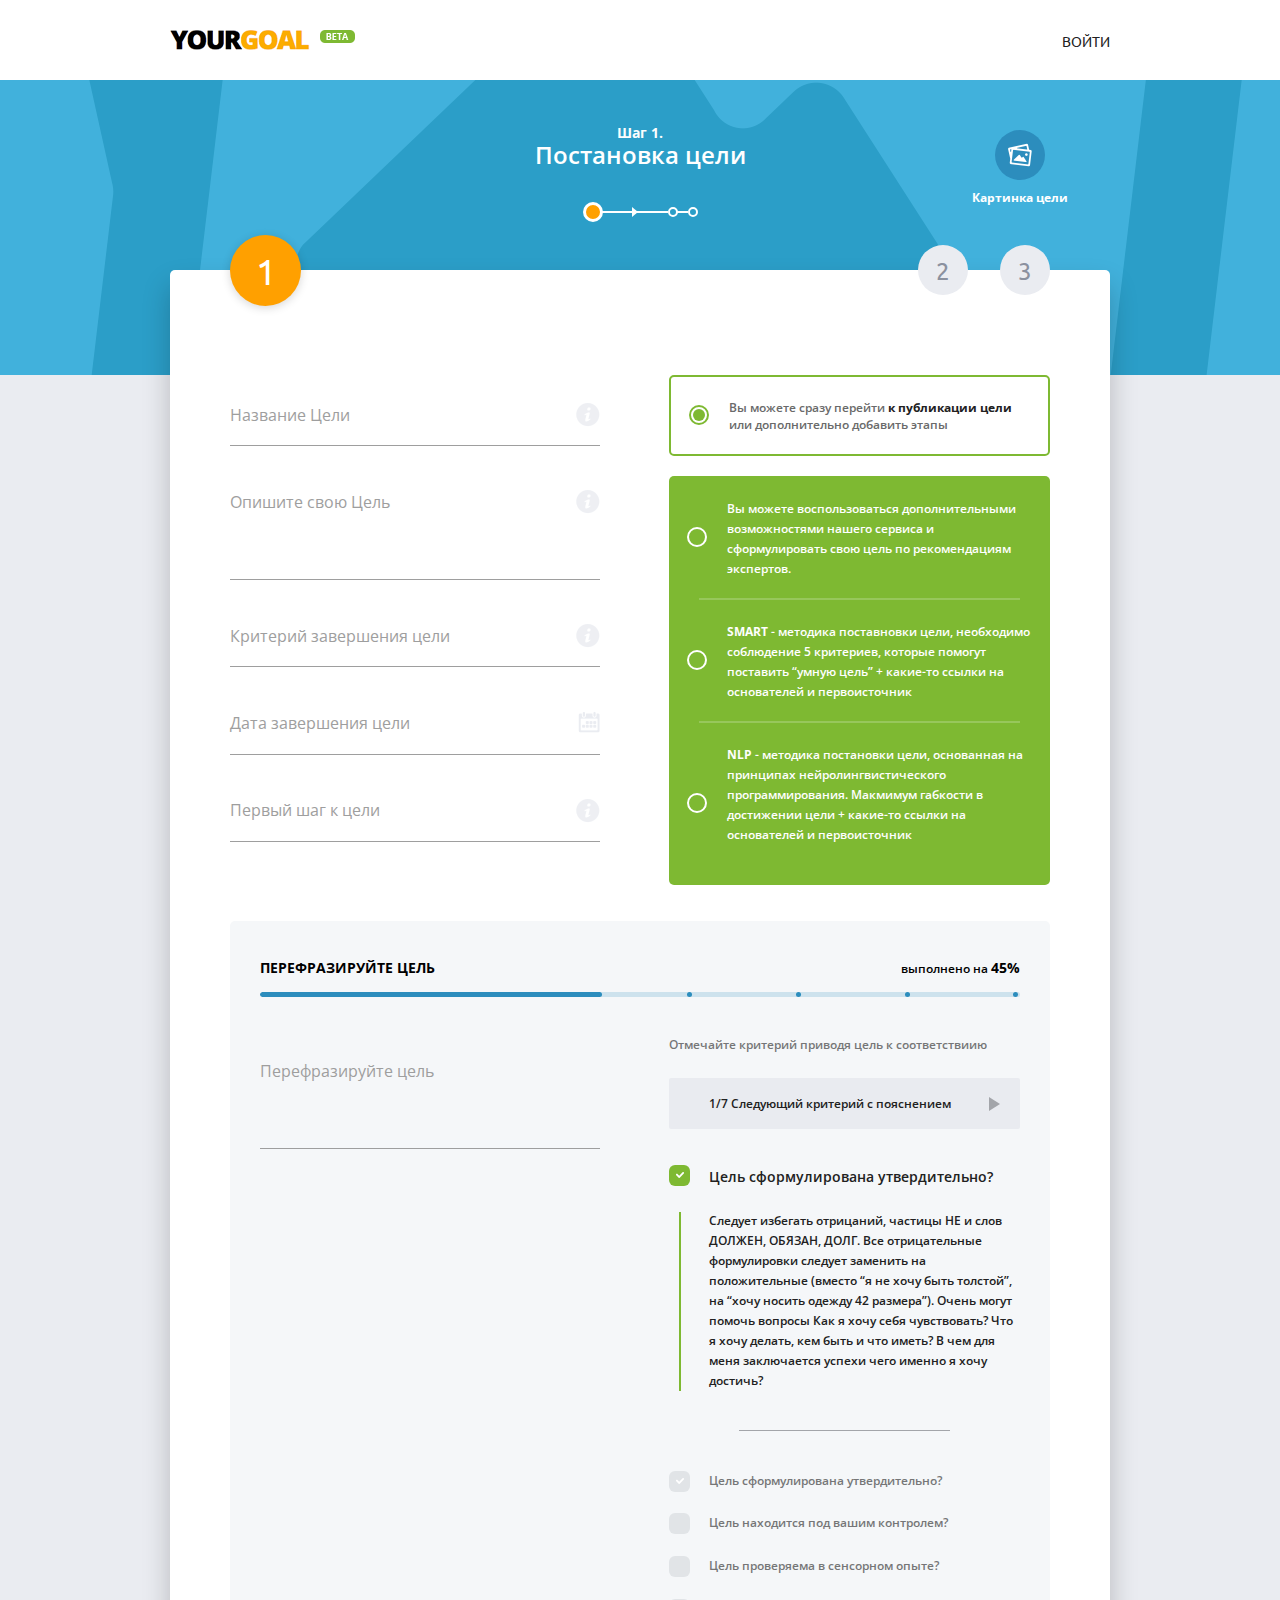
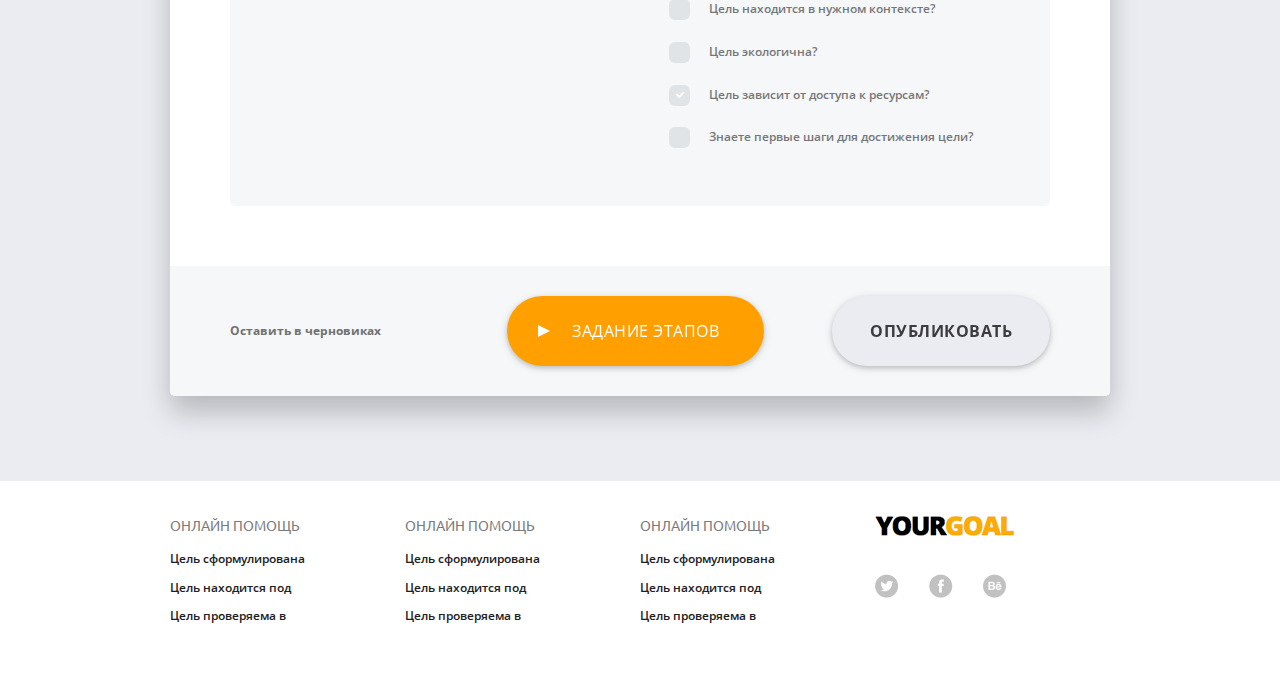
<file: index.html>
<!doctype html>
<html>
<head>
	<meta charset="utf-8">
	<title>Template</title>
	<meta name="viewport" content="initial-scale=1">
	<meta name="format-detection" content="telephone=no">
	<!-- <meta name="viewport" content="width=1200"> -->
	<!-- <meta name="viewport" content="initial-scale=1, user-scalable=no"> -->
	<link rel="stylesheet" media="all" href="css/screen.css" >
	<link rel="stylesheet" media="all" href="css/ghpages-materialize.css" >

	<!--[if IE]><script src="js/html5shiv.js"></script><![endif]-->
</head>
<body>
<!-- BEGIN  out-->
<div class="out">
	<!-- BEGIN  header-->
	<header class="header">
		<div class="header__in">
			<a href="#" class="header__logo"></a>
			<a href="#" class="entry">войти</a>
		</div>
	</header>
	<!-- END header-->
	<!-- BEGIN  topic-->
	<div class="topic">
		<div class="topic__in">
			<div class="topic__step">
				<h3 class="topic__title-step">Шаг 1.</h3>
				<h3 class="topic__title">Постановка цели</h3>
				<div class="headway">
					<div class="headway__one is-active"></div>
					<div class="headway__two"></div>
					<div class="headway__three"></div>
				</div>
			</div>
			<div class="picture">
				<div class="picture__goals">
					<i class="ico ico_picture-goals"></i>
					<input type="file" />
				</div>
				<div class="picture__text">Картинка цели</div>
			</div>
		</div>
	</div>
	<!-- END topic-->
	<!-- BEGIN  container-->
	<div class="container">
		<div class="step">
			<a href="#" class="step__item is-active">1</a>
			<a href="#" class="step__item">2</a>
			<a href="#" class="step__item">3</a>
		</div>
		<div class="wrapper">
			<div class="l">
				<div class="l-col1">
					<div class="input-field">
						<textarea id="goal" class="materialize-textarea" placeholder="Название Цели"></textarea>
						<label for="goal">Название Цели</label>
						<hr class="input-th-scale">
						<div class="info tooltipped" data-position="bottom" data-delay="50" data-tooltip="I am tooltip">i</div>
					</div>
					<div class="input-field">
						<textarea id="description" class="materialize-textarea description" placeholder="Опишите свою Цель"></textarea>
						<label for="description">Опишите свою Цель</label>
						<hr class="input-th-scale">
						<div class="info tooltipped" data-position="bottom" data-delay="50" data-tooltip="I am tooltip">i</div>
					</div>
					<div class="input-field">
						<textarea id="criterion" class="materialize-textarea" placeholder="Критерий завершения цели"></textarea>
						<label for="criterion">Критерий завершения цели</label>
						<hr class="input-th-scale">
						<div class="info tooltipped" data-position="bottom" data-delay="50" data-tooltip="I am tooltip">i</div>
					</div>
					<div class="input-field">
						<input id="date" type="text" class="datepicker">
						<label id="is-date" for="date">Дата завершения цели</label>
						<hr class="input-th-scale">
						<i class="ico ico_datepicker tooltipped" data-position="bottom" data-delay="50" data-tooltip="date"></i>
					</div>
					<div class="input-field">
						<textarea id="first-step" class="materialize-textarea" placeholder="Первый шаг к цели"></textarea>
						<label for="first-step">Первый шаг к цели</label>
						<hr class="input-th-scale">
						<div class="info tooltipped" data-position="bottom" data-delay="50" data-tooltip="I am tooltip">i</div>
					</div>
				</div>
				<div class="l-col2">
					<label class="publication checkbox">
						<input type="checkbox" checked>
						<div class="checkbox__text">Вы можете сразу перейти <strong>к публикации цели</strong> или дополнительно добавить этапы</div>
					</label>
					<div class="methods">
						<label class="checkbox">
							<input type="checkbox">
							<div class="checkbox__text">
								Вы можете воспользоваться дополнительными возможностями нашего сервиса и сформулировать свою цель по рекомендациям экспертов.
								<span class="checkbox__border"></span>
								<span class="checkbox__border-bottom"></span>
							</div>
						</label>
						<label class="checkbox">
							<input type="checkbox">
								<div class="checkbox__text"><strong>SMART</strong> - методика поставновки цели, необходимо соблюдение 5 критериев, которые помогут поставить “умную цель” + какие-то ссылки на основателей и первоисточник
								<span class="checkbox__border"></span>
								<span class="checkbox__border-top"></span>
								<span class="checkbox__border-bottom"></span>
							</div>
						</label>
						<label class="checkbox">
							<input type="checkbox">
							<div class="checkbox__text">
								<strong>NLP</strong> - методика постановки цели, основанная на принципах нейролингвистического программирования. Макмимум габкости в достижении цели + какие-то ссылки на основателей и первоисточник
								<span class="checkbox__border-top"></span>
							</div>
						</label>
					</div>
				</div>
			</div>
			<div class="l l_grey">
				<div class="advance">
					<div class="advance__top">
						<h3 class="advance__title">Перефразируйте цель </h3>
						<div class="advance__right">выполнено на <strong>45%</strong></div>
					</div>
					<div class="advance__bar">
						<div class="advance__interest" style="width:45%"></div>
						<div class="advance__item"></div>
						<div class="advance__item"></div>
						<div class="advance__item"></div>
						<div class="advance__item"></div>
						<div class="advance__item"></div>
						<div class="advance__item"></div>
						<div class="advance__item"></div>
					</div>
				</div>
				<div class="l-col1">
					<div class="converter">
						<div class="input-field">
							<textarea id="textarea1" class="materialize-textarea" placeholder="Напишите, почему вы хотите достигнуть цели, какие предполагаете шаги для её достижения, что уже сделано"></textarea>
							<label for="textarea1">Перефразируйте цель </label>
							<hr class="input-th-scale">
						</div>
					</div>
				</div>
				<div class="l-col2">
					<h3 class="title-small">Отмечайте критерий приводя цель к соответствиию</h3>
					<div class="checkbox-slider">
						<button class="checkbox-slider__arr-left js-hide"></button>
						<button class="checkbox-slider__arr-right"></button>
						<span class="js-checkbox-item">1</span>/7  Следующий критерий с пояснением
					</div>
					<div class="criterion">
						<div class="checkbox is-active">
							<input id="checkbox-1" type="checkbox" checked>
							<span class="checkbox__leb"><i></i></span>
							<label for="checkbox-1" class="checkbox__th"></label>
							<div class="checkbox__text">
								<span>Цель сформулирована утвердительно? <span>
								<div class="checkbox___block">
									Следует избегать отрицаний, частицы НЕ и слов ДОЛЖЕН, ОБЯЗАН, ДОЛГ. Все отрицательные формулировки следует заменить на положительные (вместо “я не хочу быть толстой”, на “хочу носить одежду 42 размера”). Очень могут помочь вопросы Как я хочу себя чувствовать? Что я хочу делать, кем быть и что иметь? В чем для меня заключается успехи чего именно я хочу достичь?
								</div>
							</div>
						</div>
						<div class="checkbox js-checkbox">
							<input id="checkbox-2" type="checkbox" checked>
							<span class="checkbox__leb"><i></i></span>
							<label for="checkbox-2" class="checkbox__th"></label>
							<div class="checkbox__text js-open-checkbox">
								<span>Цель сформулирована утвердительно? <span>
								<div class="checkbox___block">
									Следует избегать отрицаний, частицы НЕ и слов ДОЛЖЕН, ОБЯЗАН, ДОЛГ. Все отрицательные формулировки следует заменить на положительные (вместо “я не хочу быть толстой”, на “хочу носить одежду 42 размера”). Очень могут помочь вопросы Как я хочу себя чувствовать? Что я хочу делать, кем быть и что иметь? В чем для меня заключается успехи чего именно я хочу достичь?
								</div>
							</div>
						</div>
						<div class="checkbox js-checkbox">
							<input id="checkbox-3" type="checkbox">
							<span class="checkbox__leb"><i></i></span>
							<label for="checkbox-3" class="checkbox__th"></label>
							<div class="checkbox__text js-open-checkbox">
								<span>Цель находится под вашим контролем?<span>
								<div class="checkbox___block">
									Следует избегать отрицаний, частицы НЕ и слов ДОЛЖЕН, ОБЯЗАН, ДОЛГ. Все отрицательные формулировки следует заменить на положительные (вместо “я не хочу быть толстой”, на “хочу носить одежду 42 размера”). Очень могут помочь вопросы Как я хочу себя чувствовать? Что я хочу делать, кем быть и что иметь? В чем для меня заключается успехи чего именно я хочу достичь?
								</div>
							</div>
						</div>
						<div class="checkbox js-checkbox">
							<input id="checkbox-4" type="checkbox">
							<span class="checkbox__leb"><i></i></span>
							<label for="checkbox-4" class="checkbox__th"></label>
							<div class="checkbox__text js-open-checkbox">
								<span>Цель проверяема в сенсорном опыте?<span>
								<div class="checkbox___block">
									Следует избегать отрицаний, частицы НЕ и слов ДОЛЖЕН, ОБЯЗАН, ДОЛГ. Все отрицательные формулировки следует заменить на положительные (вместо “я не хочу быть толстой”, на “хочу носить одежду 42 размера”). Очень могут помочь вопросы Как я хочу себя чувствовать? Что я хочу делать, кем быть и что иметь? В чем для меня заключается успехи чего именно я хочу достичь?
								</div>
							</div>
						</div>
						<div class="checkbox js-checkbox">
							<input id="checkbox-5" type="checkbox">
							<span class="checkbox__leb"><i></i></span>
							<label for="checkbox-5" class="checkbox__th"></label>
							<div class="checkbox__text js-open-checkbox">
								<span>Цель находится в нужном контексте?<span>
								<div class="checkbox___block">
									Следует избегать отрицаний, частицы НЕ и слов ДОЛЖЕН, ОБЯЗАН, ДОЛГ. Все отрицательные формулировки следует заменить на положительные (вместо “я не хочу быть толстой”, на “хочу носить одежду 42 размера”). Очень могут помочь вопросы Как я хочу себя чувствовать? Что я хочу делать, кем быть и что иметь? В чем для меня заключается успехи чего именно я хочу достичь?
								</div>
							</div>
						</div>
						<div class="checkbox js-checkbox">
							<input id="checkbox-6" type="checkbox">
							<span class="checkbox__leb"><i></i></span>
							<label for="checkbox-6" class="checkbox__th"></label>
							<div class="checkbox__text js-open-checkbox">
								<span>Цель экологична?<span>
								<div class="checkbox___block">
									Следует избегать отрицаний, частицы НЕ и слов ДОЛЖЕН, ОБЯЗАН, ДОЛГ. Все отрицательные формулировки следует заменить на положительные (вместо “я не хочу быть толстой”, на “хочу носить одежду 42 размера”). Очень могут помочь вопросы Как я хочу себя чувствовать? Что я хочу делать, кем быть и что иметь? В чем для меня заключается успехи чего именно я хочу достичь?
								</div>
							</div>
						</div>
						<div class="checkbox js-checkbox">
							<input id="checkbox-7" type="checkbox" checked>
							<span class="checkbox__leb"><i></i></span>
							<label for="checkbox-7" class="checkbox__th"></label>
							<div class="checkbox__text js-open-checkbox">
								<span>Цель зависит от доступа к ресурсам?<span>
								<div class="checkbox___block">
									Следует избегать отрицаний, частицы НЕ и слов ДОЛЖЕН, ОБЯЗАН, ДОЛГ. Все отрицательные формулировки следует заменить на положительные (вместо “я не хочу быть толстой”, на “хочу носить одежду 42 размера”). Очень могут помочь вопросы Как я хочу себя чувствовать? Что я хочу делать, кем быть и что иметь? В чем для меня заключается успехи чего именно я хочу достичь?
								</div>
							</div>
						</div>
						<div class="checkbox js-checkbox">
							<input id="checkbox-8" type="checkbox">
							<span class="checkbox__leb"><i></i></span>
							<label for="checkbox-8" class="checkbox__th"></label>
							<div class="checkbox__text js-open-checkbox">
								<span>Знаете первые шаги для достижения цели?<span>
								<div class="checkbox___block">
									Следует избегать отрицаний, частицы НЕ и слов ДОЛЖЕН, ОБЯЗАН, ДОЛГ. Все отрицательные формулировки следует заменить на положительные (вместо “я не хочу быть толстой”, на “хочу носить одежду 42 размера”). Очень могут помочь вопросы Как я хочу себя чувствовать? Что я хочу делать, кем быть и что иметь? В чем для меня заключается успехи чего именно я хочу достичь?
								</div>
							</div>
						</div>
					</div>
				</div>
			</div>
		</div>
		<div class="publish">
			<a class="waves-effect waves-light btn btn-yellow">Задание этапов</a>
			<a class="waves-effect waves-light btn btn-default">Опубликовать</a>
			<!-- Modal Trigger -->
			<div class="publish__foul-copy">
				<a class="modal-trigger" href="#modal1">Оставить в черновиках</a>
				<!-- Modal -->
				<div id="modal1" class="modal modal-fixed-footer">
					<div class="modal-content">
						<h4>Modal Header</h4>
						<p>A bunch of text</p>
					</div>
					<div class="modal-footer">
						<a href="#" class="waves-effect waves-green btn modal-action modal-close">Agree</a>
					</div>
				</div>
			</div>
		</div>
	</div>
	<!-- END container-->
</div>
<!-- END out-->
<!-- BEGIN  footer-->
<div class="footer">
	<div class="footer__in">
		<div class="footer__col">
			<h3 class="footer__title">ОНЛАЙН ПОМОЩЬ</h3>
			<ul class="footer__list">
				<li><a href="#">Цель сформулирована</a></li>
				<li><a href="#">Цель находится под </a></li>
				<li><a href="#">Цель проверяема в </a></li>
			</ul>
		</div>
		<div class="footer__col">
			<h3 class="footer__title">ОНЛАЙН ПОМОЩЬ</h3>
			<ul class="footer__list">
				<li><a href="#">Цель сформулирована</a></li>
				<li><a href="#">Цель находится под </a></li>
				<li><a href="#">Цель проверяема в </a></li>
			</ul>
		</div>
		<div class="footer__col">
			<h3 class="footer__title">ОНЛАЙН ПОМОЩЬ</h3>
			<ul class="footer__list">
				<li><a href="#">Цель сформулирована</a></li>
				<li><a href="#">Цель находится под </a></li>
				<li><a href="#">Цель проверяема в </a></li>
			</ul>
		</div>
		<div class="footer__col">
			<a href="#" class="footer__logo"></a>
			<ul class="soc">
				<li><a href="#" class="ico ico_tw"></a></li>
				<li><a href="#" class="ico ico_f"></a></li>
				<li><a href="#" class="ico ico_be"></a></li>
			</ul>
		</div>
	</div>
</div>
<!-- END footer-->
<!-- load scripts -->
<script src="js/lib/head.js" data-headjs-load="js/init.js"></script>
</body>
</html>
</file>
<file: css/screen.css>
@import url("http://fonts.googleapis.com/css?family=Open+Sans:400italic,600italic,700italic,400,600,700,800,300&subset=latin,cyrillic-ext");
@import url("http://fonts.googleapis.com/css?family=Ubuntu:300,400,500,700&subset=latin,cyrillic-ext");
html, body, div, span, applet, object, iframe, h1, h2, h3, h4, h5, h6, p, blockquote, pre, a, abbr, acronym, address, big, cite, code, del, dfn, em, img, ins, kbd, q, s, samp, small, strike, strong, sub, sup, tt, var, b, u, i, center, dl, dt, dd, ol, ul, li, fieldset, form, label, legend, table, caption, tbody, tfoot, thead, tr, th, td, article, aside, canvas, details, embed, figure, figcaption, footer, header, hgroup, menu, nav, output, ruby, section, summary, time, mark, audio, video { margin: 0; padding: 0; border: 0; vertical-align: baseline; }

body, html { height: 100%; }

img, fieldset, a img { border: none; }

input[type="text"], input[type="email"], input[type="tel"] { -webkit-appearance: none; }

input[type="submit"], button { cursor: pointer; }
input[type="submit"]::-moz-focus-inner, button::-moz-focus-inner { padding: 0; border: 0; }

textarea { overflow: auto; }

input, button { margin: 0; padding: 0; border: 0; }

div, input, textarea, select, button, h1, h2, h3, h4, h5, h6, a, span, a:focus { outline: none; }

ul, ol { list-style-type: none; }

@media only screen and (min-device-width: 320px) and (max-device-width: 480px) { * { -webkit-text-size-adjust: none; } }
table { border-spacing: 0; border-collapse: collapse; width: 100%; }

body { min-width: 420px; line-height: 1.4; font-weight: 400; font-family: "Open Sans", sans-serif; background: #eaecf1; }

a { text-decoration: none; }

@media only screen and (max-width: 610px) { .out { overflow: hidden; } }

.header .header__in, .topic .topic__in, .container, .footer .footer__in { margin: 0 auto; max-width: 940px; font-size: 12px; -moz-box-sizing: border-box; -webkit-box-sizing: border-box; box-sizing: border-box; *zoom: 1; }
.header .header__in:after, .topic .topic__in:after, .container:after, .footer .footer__in:after { content: " "; display: table; clear: both; }
@media only screen and (max-width: 640px) { .header .header__in, .topic .topic__in, .container, .footer .footer__in { max-width: 560px; } }

.ico { display: inline-block; }
.ico.ico_picture-goals { background: url('../img/icons-s3359cc9ece.png') 0 -210px no-repeat; width: 24px; height: 24px; }
.ico.ico_tw { background: url('../img/icons-s3359cc9ece.png') 0 -244px no-repeat; width: 24px; height: 24px; }
.ico.ico_f { background: url('../img/icons-s3359cc9ece.png') 0 -82px no-repeat; width: 24px; height: 24px; }
.ico.ico_be { background: url('../img/icons-s3359cc9ece.png') 0 0 no-repeat; width: 23px; height: 24px; }
.ico.ico_datepicker { background: url('../img/icons-s3359cc9ece.png') 0 -50px no-repeat; width: 22px; height: 22px; }

.header { padding: 30px 0; background: white; }
@media only screen and (max-width: 560px) { .header .header__in { padding: 0 22px; } }
.header .header__logo { float: left; background: url('../img/icons-s3359cc9ece.png') 0 -180px no-repeat; width: 185px; height: 20px; }
.header .entry { float: right; margin-top: 4px; color: #212121; font-size: 14px; line-height: 1; font-weight: 500; text-transform: uppercase; font-family: "Ubuntu", sans-serif; font-weight: normal; }
.header .entry:hover { text-decoration: underline; }

.topic { position: relative; color: white; background: url(../img/topic-bg.png) repeat-x 50% 0; }
.topic .topic__in { height: 295px; }
.topic .topic__step { position: absolute; top: 0; bottom: 0; left: 0; right: 0; padding-top: 43px; text-align: center; }
@media only screen and (max-width: 640px) { .topic .topic__step { padding-top: 54px; } }
.topic .topic__title-step { color: #fafdfe; font-size: 14px; font-weight: 700; }
.topic .topic__title { font-size: 24px; font-weight: 600; line-height: 1; }

.headway { position: relative; margin-top: 135px; width: 115px; margin-top: 45px; display: inline-block; }
.headway:after { position: absolute; content: ""; top: -5px; left: 49px; width: 0px; height: 0px; border-style: solid; border-width: 5px 0 5px 6px; border-color: transparent transparent transparent white; }
.headway .headway__one { left: 0; }
.headway .headway__one:before { position: absolute; content: ""; left: 100%; top: 50%; margin-top: -1px; width: 68px; height: 2px; background: white; }
.headway .headway__two { left: 85px; }
.headway .headway__two:before { position: absolute; content: ""; left: 100%; top: 50%; margin-top: -1px; width: 12px; height: 2px; background: white; }
.headway .headway__three { right: 0; }
.headway .headway__one, .headway .headway__two, .headway .headway__three { position: absolute; top: -5px; height: 10px; width: 10px; border-radius: 50%; border: 2px solid white; -moz-box-sizing: border-box; -webkit-box-sizing: border-box; box-sizing: border-box; }
.headway .headway__one.is-active, .headway .headway__two.is-active, .headway .headway__three.is-active { top: -10px; height: 20px; width: 20px; border: 3px solid white; background: #ffa000; }

.picture { float: right; position: relative; margin: 50px 40px 0 0; width: 100px; text-align: center; z-index: 1; }
.picture.is-selected .picture__text { display: none; }
.picture .picture__goals { position: relative; height: 50px; width: 50px; border-radius: 50%; background: #2c8dbd; cursor: pointer; display: inline-block; -moz-transition: all 0.1s linear; -o-transition: all 0.1s linear; -webkit-transition: all 0.1s linear; transition: all 0.1s linear; }
.picture .picture__goals:hover { background: #ffa000; }
.picture .picture__goals input { position: absolute; top: 0; left: 0; width: 100%; height: 100%; z-index: 20; cursor: pointer; filter: progid:DXImageTransform.Microsoft.Alpha(Opacity=0); opacity: 0; }
.picture .picture__goals .ico { position: absolute; top: 50%; left: 50%; margin: -12px 0 0 -12px; }
.picture .picture__text { margin-top: 5px; font-weight: 700; }
@media only screen and (max-width: 640px) { .picture { margin-right: 0; } }

.soc { font-size: 0; }
.soc li { margin-left: 30px; display: inline-block; }
.soc li:first-child { margin-left: 0; }
.soc li a { -moz-transition: all 0.1s linear; -o-transition: all 0.1s linear; -webkit-transition: all 0.1s linear; transition: all 0.1s linear; }
.soc li a:hover { filter: progid:DXImageTransform.Microsoft.Alpha(Opacity=80); opacity: 0.8; }

.title-small { opacity: 0.6; font-size: 12px; color: #212121; font-weight: 600; }

.container { position: relative; margin-top: -105px; margin-bottom: 85px; background-color: white; -moz-border-radius: 5px; -webkit-border-radius: 5px; border-radius: 5px; -moz-box-shadow: 0 16px 28px rgba(0, 0, 0, 0.22); -webkit-box-shadow: 0 16px 28px rgba(0, 0, 0, 0.22); box-shadow: 0 16px 28px rgba(0, 0, 0, 0.22); -moz-box-sizing: border-box; -webkit-box-sizing: border-box; box-sizing: border-box; }
.container .wrapper { padding: 105px 60px 0; }
@media only screen and (max-width: 640px) { .container { margin-top: -75px; }
  .container .wrapper { padding: 103px 60px 0; } }
@media only screen and (max-width: 560px) { .container { -moz-border-radius: 0; -webkit-border-radius: 0; border-radius: 0; }
  .container .wrapper { padding: 100px 0 0; } }

.step { position: absolute; top: 0; left: 60px; right: 60px; z-index: 1; text-align: right; }
.step .step__item { position: relative; top: -25px; margin-left: 29px; width: 50px; height: 50px; text-align: center; line-height: 51px; color: #8b919f; font-size: 24px; font-weight: 700; -moz-border-radius: 50%; -webkit-border-radius: 50%; border-radius: 50%; background-color: #eaecf1; font-family: "Ubuntu", sans-serif; font-weight: normal; display: inline-block; }
.step .step__item:first-child { margin-left: 0; }
.step .step__item.is-active { float: left; top: -35px; width: 71px; height: 71px; text-align: center; line-height: 71px; color: white; font-size: 36px; background-color: #ffa000; box-shadow: 0 2px 10px rgba(0, 0, 0, 0.16); }
@media only screen and (max-width: 640px) { .step { left: 19px; right: 19px; } }

.info { position: absolute; top: 12px; right: 0; background: url('../img/icons-s3359cc9ece.png') 0 -146px no-repeat; width: 24px; height: 24px; filter: progid:DXImageTransform.Microsoft.Alpha(Opacity=80); opacity: 0.8; z-index: 2; -moz-transition: all 0.2s linear; -o-transition: all 0.2s linear; -webkit-transition: all 0.2s linear; transition: all 0.2s linear; }
.info:hover { filter: progid:DXImageTransform.Microsoft.Alpha(enabled=false); opacity: 1; }

.checkbox { position: relative; display: block; -webkit-touch-callout: none; -webkit-user-select: none; -khtml-user-select: none; -moz-user-select: none; -ms-user-select: none; user-select: none; }
.checkbox input { position: absolute; left: 18px !important; top: 50%; margin-top: -10px; width: 20px; height: 20px; opacity: 0; z-index: 2; }
.checkbox input:checked + .checkbox__text { border: 2px solid #7eb932; }
.checkbox input:checked + .checkbox__text:after { display: block; }
.checkbox .checkbox__text { position: relative; padding: 23px 18px 20px 58px; line-height: 1.4; font-size: 12px; font-weight: 600; cursor: pointer; border: 2px solid #eaecf1; display: inline-block; }
.checkbox .checkbox__text strong { font-weight: 700; }
.checkbox .checkbox__text:before { content: ""; position: absolute; left: 18px; top: 50%; margin-top: -10px; width: 20px; height: 20px; background-color: none; border: 2px solid #7eb932; -moz-border-radius: 50%; -webkit-border-radius: 50%; border-radius: 50%; -moz-box-sizing: border-box; -webkit-box-sizing: border-box; box-sizing: border-box; }
.checkbox .checkbox__text:after { display: none; content: ""; position: absolute; top: 50%; left: 22px; margin-top: -6px; height: 12px; width: 12px; -moz-border-radius: 50%; -webkit-border-radius: 50%; border-radius: 50%; background: #7eb932; }

.publication .checkbox__text { -moz-border-radius: 5px; -webkit-border-radius: 5px; border-radius: 5px; color: #6a6a6a; }
.publication strong { color: #212121; }

.methods { margin-top: 20px; overflow: hidden; -moz-border-radius: 5px; -webkit-border-radius: 5px; border-radius: 5px; background-color: #7eb932; }
.methods .checkbox:last-child .checkbox__text { padding-bottom: 40px; }
.methods .checkbox .checkbox__border { position: absolute; left: 30px; right: 30px; bottom: -1px; opacity: 0.2; height: 2px; background-color: white; }
.methods .checkbox input:checked + .checkbox__text { border: none; background: #5a9024; }
.methods .checkbox input:checked + .checkbox__text .checkbox__border { display: none; }
.methods .checkbox strong { text-transform: uppercase; }
.methods .checkbox__text { color: white; line-height: 20px; border: none; }
.methods .checkbox__text:before { border: 2px solid white; }
.methods .checkbox__text:after { background: white; }
.methods .checkbox__border-top, .methods .checkbox__border-bottom { position: absolute; left: 27px; width: 2px; background: #7eb932; }
.methods .checkbox__border-top { top: 0; bottom: 50%; margin-bottom: 10px; }
.methods .checkbox__border-bottom { bottom: 0; top: 50%; margin-top: 10px; }

.advance { margin-bottom: 40px; }
.advance .advance__top { margin-bottom: 15px; *zoom: 1; }
.advance .advance__top:after { content: " "; display: table; clear: both; }
.advance .advance__title { float: left; font-size: 14px; font-weight: 700; text-transform: uppercase; }
.advance .advance__right { float: right; font-weight: 600; }
.advance .advance__right strong { font-size: 14px; font-weight: 700; }
.advance .advance__bar { position: relative; width: 100%; height: 5px; text-align: left; background: #cde2ed; overflow: hidden; -moz-border-radius: 5px; -webkit-border-radius: 5px; border-radius: 5px; }
.advance .advance__interest { position: absolute; left: 0; top: 0; bottom: 0; z-index: 1; -moz-border-radius: 5px; -webkit-border-radius: 5px; border-radius: 5px; background: #2c8dbd; }
.advance .advance__item { position: relative; margin-left: 13.26%; height: 5px; width: 5px; background: #2c8dbd; -moz-border-radius: 50%; -webkit-border-radius: 50%; border-radius: 50%; }
.advance .dvance__interest, .advance .advance__item { vertical-align: top; display: inline-block; }

.checkbox-slider { position: relative; margin-top: 24px; padding: 18px 40px 16px; color: #212121; font-weight: 600; cursor: pointer; background-color: #e9ebf0; -moz-border-radius: 2px; -webkit-border-radius: 2px; border-radius: 2px; }
.checkbox-slider .checkbox-slider__arr-left, .checkbox-slider .checkbox-slider__arr-right { top: 50%; margin-top: -7px; background: none; position: absolute; -moz-transition: all 0.1s linear; -o-transition: all 0.1s linear; -webkit-transition: all 0.1s linear; transition: all 0.1s linear; }
.checkbox-slider .checkbox-slider__arr-left { left: 20px; width: 0px; height: 0px; border-style: solid; border-width: 7px 11px 7px 0; border-color: transparent #a3a5aa transparent transparent; }
.checkbox-slider .checkbox-slider__arr-left:hover { width: 0px; height: 0px; border-style: solid; border-width: 7px 11px 7px 0; border-color: transparent #6f7278 transparent transparent; }
.checkbox-slider .checkbox-slider__arr-right { right: 20px; width: 0px; height: 0px; border-style: solid; border-width: 7px 0 7px 11px; border-color: transparent transparent transparent #a3a5aa; }
.checkbox-slider .checkbox-slider__arr-right:hover { width: 0px; height: 0px; border-style: solid; border-width: 7px 0 7px 11px; border-color: transparent transparent transparent #6f7278; }

.converter textarea { font-weight: 600; font-size: 16px; }

.criterion { margin-top: 36px; }
.criterion .checkbox { margin-top: 24px; }
.criterion .checkbox .checkbox__th { position: absolute; content: ""; top: 47px; left: 10px; bottom: 40px; width: 2px; z-index: 20; cursor: pointer; background: #e1e4e6; }
.criterion .checkbox .checkbox__th:before { position: absolute; content: ""; top: -50px; left: -25px; right: -25px; bottom: 0; }
.criterion .checkbox:first-child { margin-top: 0; }
.criterion .checkbox.is-active { padding-bottom: 40px; margin-bottom: 40px; }
.criterion .checkbox.is-active:before { position: absolute; content: ""; left: 70px; right: 70px; bottom: 0; height: 1px; background-color: #a3a5aa; }
.criterion .checkbox.is-active .checkbox__text { opacity: 1; font-size: 14px; }
.criterion .checkbox.is-active .checkbox__leb:before { border-color: #7eb932; background-color: #7eb932; }
.criterion .checkbox.is-active .checkbox___block { display: block; }
.criterion .checkbox.is-open .checkbox__text span { font-weight: 700; }
.criterion .checkbox__text { padding: 2px 0 0 40px; border: none; color: #212121; opacity: 0.6; font-weight: 600; font-size: 12px; cursor: text; }
.criterion .checkbox__text:before, .criterion .checkbox__text:after { display: none; }
.criterion .checkbox__text span { cursor: pointer; }
.criterion input, .criterion .checkbox__leb { left: 0 !important; top: 0; margin: 0; width: 21px; height: 21px; cursor: pointer; }
.criterion .checkbox__leb { position: absolute; }
.criterion .checkbox__leb:before, .criterion .checkbox__leb:after { position: absolute; content: ""; left: 0; top: 0; margin: 0; }
.criterion .checkbox__leb:before { width: 21px; height: 21px; background-color: #e1e4e7; border-color: #e1e4e7; -moz-border-radius: 6px; -webkit-border-radius: 6px; border-radius: 6px; }
.criterion .checkbox__leb:after { left: 7px; top: 7px; display: none; background: url('../img/icons-s3359cc9ece.png') 0 -34px no-repeat; width: 8px; height: 6px; }
.criterion input:checked + .checkbox__leb:after { display: block; }
.criterion input:checked + .checkbox__leb + .checkbox__th { background: #7eb932; }
.criterion .checkbox___block { margin-top: 24px; font-size: 12px; line-height: 20px; display: none; }

.publish { position: relative; padding: 30px 60px; text-align: right; background: #f5f7f9; margin-top: 60px; -moz-border-radius: 0 0 5px 5px; -webkit-border-radius: 0; border-radius: 0 0 5px 5px; *zoom: 1; }
.publish:after { content: " "; display: table; clear: both; }
.publish .publish__foul-copy { position: absolute; top: 30px; left: 60px; line-height: 1; }
.publish .modal-trigger { padding-right: 30px; color: #717171; height: 70px; line-height: 70px; font-size: 12px; font-weight: 700; vertical-align: top; display: inline-block; }
.publish .modal { text-align: left; }
.publish .modal .btn { height: 35px; line-height: 35px; }
@media only screen and (max-width: 844px) { .publish { text-align: center; }
  .publish .publish__foul-copy { position: relative; top: auto; left: auto; text-align: center; } }
@media only screen and (max-width: 665px) { .publish .btn.btn-default { margin-left: 0; }
  .publish .btn-yellow { float: left; } }
@media only screen and (max-width: 640px) { .publish { padding: 59px 50px 50px; }
  .publish .modal-trigger { padding: 10px; }
  .publish .btn-yellow { float: none; }
  .publish .btn.btn-default { margin: 20px 0 10px; } }

.btn { padding: 0 38px; height: 70px; font-size: 16px; line-height: 70px; border-radius: 35px; }
.btn.btn-yellow { position: relative; padding: 0 45px 0 65px; background: #ffa000; }
.btn.btn-yellow:hover { background: #f09600; }
.btn.btn-yellow:before { position: absolute; content: ""; top: 50%; left: 31px; margin-top: -6.5px; width: 0px; height: 0px; border-style: solid; border-width: 6.5px 0 6.5px 12px; border-color: transparent transparent transparent white; }
.btn.btn-default { margin-left: 65px; font-weight: 700; color: #3c3c3c; background-color: #eaecf1; }
.btn.btn-default:hover { background: #e4e6ed; }

.js-hide { display: none; }

.footer { padding: 35px 0 55px; background: white; }
.footer .footer__in { font-size: 0; }
.footer .footer__col { font-size: 12px; width: 25%; vertical-align: top; display: inline-block; }
.footer .footer__title { opacity: 0.6; color: #212121; font-size: 14px; font-weight: 700; font-family: "Ubuntu", sans-serif; font-weight: normal; }
.footer .footer__list { margin-top: 15px; }
.footer .footer__list li { margin-top: 12px; }
.footer .footer__list li:first-child { margin-top: 0; }
.footer .footer__list a { color: #212121; font-size: 12px; font-weight: 600; }
.footer .footer__list a:hover { text-decoration: underline; }
.footer .footer__logo { display: block; background: url('../img/icons-s3359cc9ece.png') 0 -116px no-repeat; width: 140px; height: 20px; }
.footer .soc { margin-top: 38px; }
@media only screen and (max-width: 640px) { .footer { display: none; } }

@media only screen and (max-width: 814px) { .input-field label { white-space: nowrap; text-overflow: ellipsis; overflow: hidden; display: inline-block; right: 16px; } }
@media only screen and (max-width: 640px) { .l textarea.materialize-textarea { padding: 17px 0; text-indent: 20px; line-height: 1.4; min-height: 20px; height: 20px; } }
.l { *zoom: 1; }
.l:after { content: " "; display: table; clear: both; }
.l.l_grey { padding: 37px 30px 60px; margin-top: 36px; background: #f5f7f9; -moz-border-radius: 5px; -webkit-border-radius: 5px; border-radius: 5px; }
.l.l_grey .l-col1 { padding-top: 10px; }
@media only screen and (max-width: 640px) { .l.l_grey { padding-top: 27px; margin: 71px 0 0; }
  .l.l_grey .l-col2 { margin-top: 27px; } }
@media only screen and (max-width: 560px) { .l.l_grey { padding: 27px 18px 60px; } }
.l .l-col1 { float: left; padding: 16px 40px 0 0; width: 50%; }
.l .l-col1 textarea.materialize-textarea.description { height: 78px; }
.l .l-col1 textarea.materialize-textarea { padding: 0.7rem 0 0.7rem; min-height: 2rem; height: 2rem; }
.l .l-col1 textarea.materialize-textarea, .l .l-col1 input { border: none; }
.l .l-col1 textarea.materialize-textarea:focus:-ms-input-placeholder, .l .l-col1 input:focus:-ms-input-placeholder { filter: progid:DXImageTransform.Microsoft.Alpha(enabled=false); opacity: 1; }
.l .l-col1 textarea.materialize-textarea:focus:-moz-placeholder, .l .l-col1 input:focus:-moz-placeholder { filter: progid:DXImageTransform.Microsoft.Alpha(enabled=false); opacity: 1; }
.l .l-col1 textarea.materialize-textarea:focus::-moz-placeholder, .l .l-col1 input:focus::-moz-placeholder { filter: progid:DXImageTransform.Microsoft.Alpha(enabled=false); opacity: 1; }
.l .l-col1 textarea.materialize-textarea:focus::-webkit-input-placeholder, .l .l-col1 input:focus::-webkit-input-placeholder { filter: progid:DXImageTransform.Microsoft.Alpha(enabled=false); opacity: 1; }
.l .l-col1 textarea.materialize-textarea:focus::placeholder, .l .l-col1 input:focus::placeholder { filter: progid:DXImageTransform.Microsoft.Alpha(enabled=false); opacity: 1; }
.l .l-col1 textarea.materialize-textarea:-ms-input-placeholder, .l .l-col1 input:-ms-input-placeholder { font-weight: 400; color: #9e9e9e; filter: progid:DXImageTransform.Microsoft.Alpha(Opacity=0); opacity: 0; }
.l .l-col1 textarea.materialize-textarea:-moz-placeholder, .l .l-col1 input:-moz-placeholder { font-weight: 400; color: #9e9e9e; filter: progid:DXImageTransform.Microsoft.Alpha(Opacity=0); opacity: 0; }
.l .l-col1 textarea.materialize-textarea::-moz-placeholder, .l .l-col1 input::-moz-placeholder { font-weight: 400; color: #9e9e9e; filter: progid:DXImageTransform.Microsoft.Alpha(Opacity=0); opacity: 0; }
.l .l-col1 textarea.materialize-textarea::-webkit-input-placeholder, .l .l-col1 input::-webkit-input-placeholder { font-weight: 400; color: #9e9e9e; filter: progid:DXImageTransform.Microsoft.Alpha(Opacity=0); opacity: 0; }
.l .l-col1 textarea.materialize-textarea::placeholder, .l .l-col1 input::placeholder { font-weight: 400; color: #9e9e9e; filter: progid:DXImageTransform.Microsoft.Alpha(Opacity=0); opacity: 0; }
.l .l-col1 .input-field { padding: 0 25px 0 20px; border-bottom: 1px solid #9e9e9e; }
.l .l-col1 .input-field:first-child { margin-top: 0; }
.l .l-col1 .input-field label { left: 0; }
.l .l-col1 .input-field .datepicker { height: 3.4rem; }
.l .l-col1 .converter .input-field { padding: 0; }
.l .l-col1 .converter .input-field textarea { height: 78px; }
.l .l-col2 { float: right; padding-left: 29px; width: 50%; }
@media only screen and (max-width: 640px) { .l .l-col2 { margin-top: 60px; } }
.l .l-col1, .l .l-col2 { -moz-box-sizing: border-box; -webkit-box-sizing: border-box; box-sizing: border-box; }
@media only screen and (max-width: 640px) { .l { margin: 0 35px; }
  .l .l-col1, .l .l-col2 { padding: 0; width: 100%; } }
@media only screen and (max-width: 560px) { .l { margin: 0 29px 0 22px; } }
</file>
